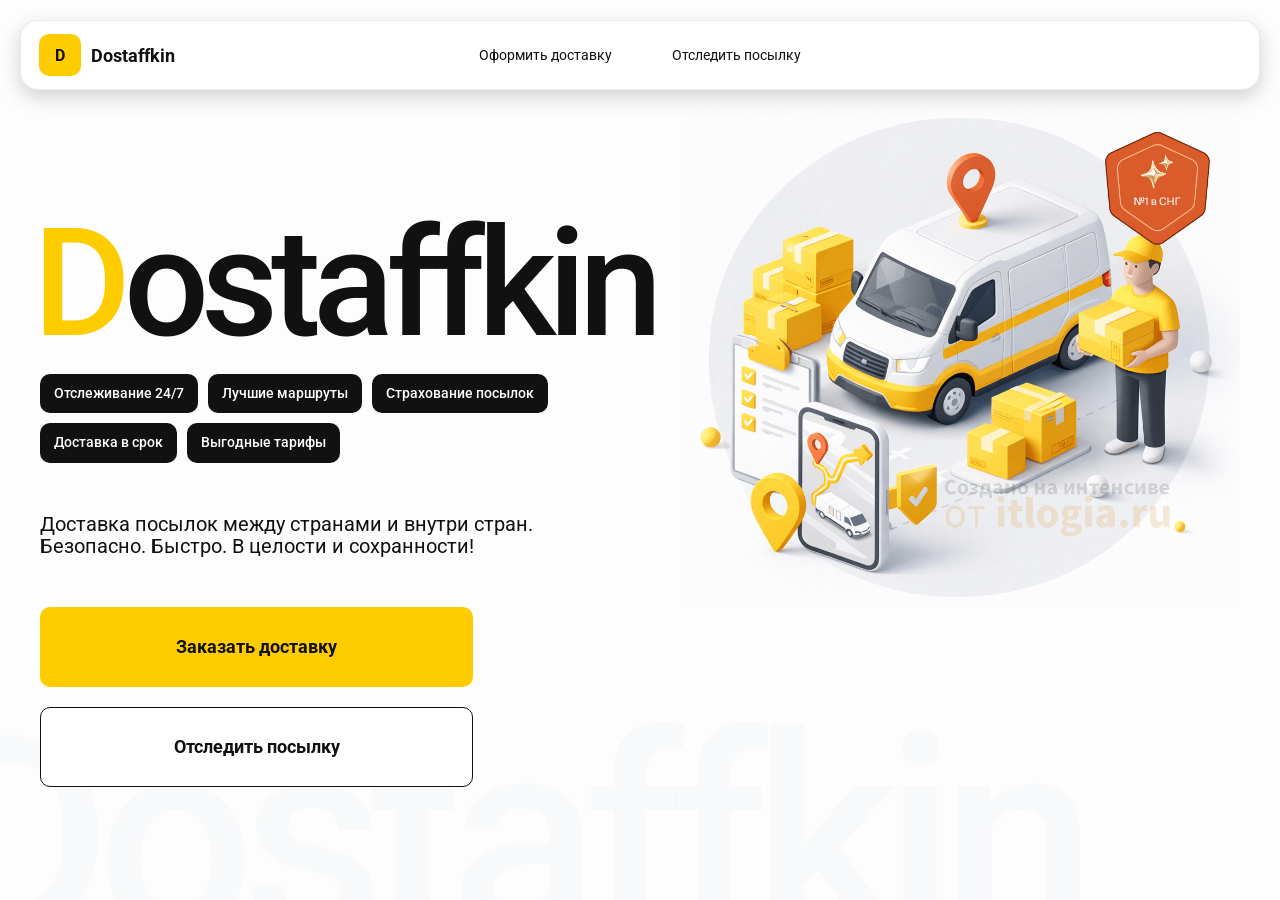
<file: index.html>
<!DOCTYPE html>
<html lang="ru">

<head>
    <meta charset="utf-8" />
    <meta name="viewport" content="width=device-width,initial-scale=1,maximum-scale=1,user-scalable=0" />
    <title>Dostaffkin — Доставка посылок между странами и внутри стран. Безопасно. Быстро. В целости и сохранности!
    </title>
    <link rel="stylesheet" href="styles/base.css" />
    <link rel="stylesheet" href="styles/base_adaptive.css" />
    <link rel="stylesheet" href="styles/index.css" />
    <link rel="stylesheet" href="styles/index_adaptive.css" />
    <!-- <link rel="stylesheet" href="styles/style.css" /> -->
</head>

<body>
    <div class="container">
        <header class="header">
            <a class="header-brand" href="#">
                <div class="header-logo">D</div>
                <div class="header-title">Dostaffkin</div>
            </a>
            <nav class="header-menu">
                <a class="header-link" href="./order.html">Оформить <span>доставку</span></a>
                <a class="header-link" href="./track.html">Отследить <span>посылку</span></a>
            </nav>
        </header>
        <main class="main">
            <section class="main-info">
                <div class="main-title">
                    <span>D</span>ostaffkin
                </div>
                <div class="main-features">
                    <div class="main-feature">Отслеживание 24/7</div>
                    <div class="main-feature">Лучшие маршруты</div>
                    <div class="main-feature">Страхование посылок</div>
                    <div class="main-feature">Доставка в срок</div>
                    <div class="main-feature">Выгодные тарифы</div>
                </div>
                <div class="main-description">
                    Доставка посылок между странами и внутри стран.
                    Безопасно. Быстро. В целости и сохранности!
                </div>
                <div class="main-actions">
                    <a class="button" type="button" href="./order.html">Заказать доставку</a>
                    <a class="button button-white" type="button" href="./track.html">Отследить посылку</a>
                </div>
            </section>
            <div class="main-title-ghost">Dostaffkin</div>
            <section class="main-image">
                <img src="images/main-image.png" alt="Main image" />
            </section>
        </main>
    </div>
    <!-- <h1 class="header-menu">QWERTY</h1> -->
</body>

</html>
</file>
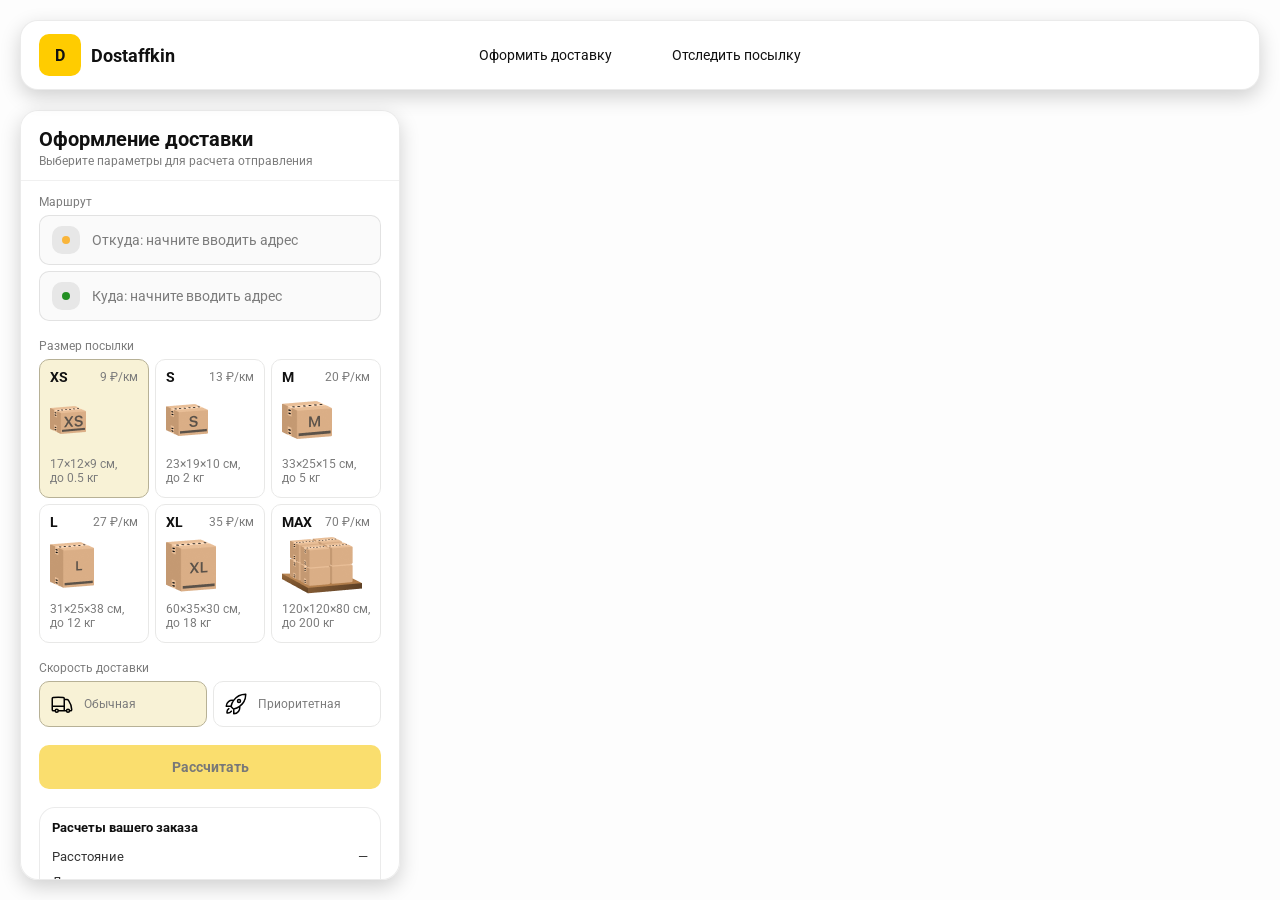
<file: order.html>
<!doctype html>
<html lang="ru">

<head>
    <meta charset="utf-8" />
    <meta name="viewport" content="width=device-width,initial-scale=1,maximum-scale=1,user-scalable=0" />
    <title>Оформление доставки</title>

    <link rel="stylesheet" href="styles/base.css" />
    <link rel="stylesheet" href="styles/base_adaptive.css" />

    <link rel="stylesheet" href="styles/order.css" />
    <link rel="stylesheet" href="styles/order_adaptive.css" />
    <!-- <link rel="stylesheet" href="styles/style.css" /> -->
     <script src="https://api-maps.yandex.ru/2.1/?lang=ru_RU&apikey=8ea918c0-7304-477e-ad2a-5f1e26679026&suggest_apikey=2200cacd-591f-41cb-b3ec-995d50db87df" type="text/javascript"></script>
</head>

<body>
    <div id="map"></div>
    <header class="header">
        <a class="header-brand" href="./index.html">
            <div class="header-logo">D</div>
            <div class="header-title">Dostaffkin</div>
        </a>
        <nav class="header-menu">
            <a class="header-link" href="#">Оформить <span>доставку</span></a>
            <a class="header-link" href="./track.html">Отследить <span>посылку</span></a>
        </nav>
    </header>
    <aside class="main" id="sidebar">
        <div class="main-header">
            <div class="main-title">Оформление доставки</div>
            <div class="main-text">Выберите параметры для расчета отправления</div>
        </div>
        <div class="main-content">
            <div class="main-route">
                <div class="main-block-title">Маршрут</div>
                <div class="main-fields">
                    <div class="main-field" id="fromField">
                        <div class="main-pin"></div>
                        <input id="from" placeholder="Откуда: начните вводить адрес" autocomplete="off" />
                        <div class="main-ac" id="fromAc" role="listbox" aria-label="Подсказки адресов"></div>
                    </div>

                    <div class="main-field" id="toField">
                        <div class="main-pin"></div>
                        <input id="to" placeholder="Куда: начните вводить адрес" autocomplete="off" />
                        <div class="main-ac" id="toAc" role="listbox" aria-label="Подсказки адресов"></div>
                    </div>
                </div>
            </div>
            <div class="main-package">
                <div class="main-block-title">Размер посылки</div>

                <div class="main-sizes">
                    <div class="main-size-card is-active" data-value="xs">
                        <div class="main-size-top">
                            <div class="main-size-label">XS</div>
                            <div class="main-size-rate">9 ₽/км</div>
                        </div>
                        <div class="main-size-media">
                            <img src="images/sizes/xs.png" alt="Короб XS" />
                        </div>
                        <div class="main-size-description">17×12×9 см,<br>до 0.5 кг</div>
                    </div>

                    <div class="main-size-card" data-value="s">
                        <div class="main-size-top">
                            <div class="main-size-label">S</div>
                            <div class="main-size-rate">13 ₽/км</div>
                        </div>
                        <div class="main-size-media">
                            <img src="images/sizes/s.png" alt="Короб S" />
                        </div>
                        <div class="main-size-description">23×19×10 см,<br>до 2 кг</div>
                    </div>

                    <div class="main-size-card" data-value="m">
                        <div class="main-size-top">
                            <div class="main-size-label">M</div>
                            <div class="main-size-rate">20 ₽/км</div>
                        </div>
                        <div class="main-size-media">
                            <img src="images/sizes/m.png" alt="Короб M" />
                        </div>
                        <div class="main-size-description">33×25×15 см,<br>до 5 кг</div>
                    </div>

                    <div class="main-size-card" data-value="l">
                        <div class="main-size-top">
                            <div class="main-size-label">L</div>
                            <div class="main-size-rate">27 ₽/км</div>
                        </div>
                        <div class="main-size-media">
                            <img src="images/sizes/l.png" alt="Короб L" />
                        </div>
                        <div class="main-size-description">31×25×38 см,<br>до 12 кг</div>
                    </div>

                    <div class="main-size-card" data-value="xl">
                        <div class="main-size-top">
                            <div class="main-size-label">XL</div>
                            <div class="main-size-rate">35 ₽/км</div>
                        </div>
                        <div class="main-size-media">
                            <img src="images/sizes/xl.png" alt="Короб XL" />
                        </div>
                        <div class="main-size-description">60×35×30 см,<br>до 18 кг</div>
                    </div>

                    <div class="main-size-card" data-value="max">
                        <div class="main-size-top">
                            <div class="main-size-label">MAX</div>
                            <div class="main-size-rate">70 ₽/км</div>
                        </div>
                        <div class="main-size-media main-size-media-palleta">
                            <img src="images/sizes/max.png" alt="Паллета" />
                        </div>
                        <div class="main-size-description">120×120×80 см,<br>до 200 кг</div>
                    </div>
                </div>
            </div>
            <div class="main-speed">
                <div class="main-block-title">Скорость доставки</div>

                <div class="main-speeds">
                    <div class="main-speed-card is-active" data-value="regular">
                        <img class="main-speed-media" src="images/icons/regular.svg" alt="Regular" />
                        <div class="main-speed-description">Обычная</div>
                    </div>
                    <div class="main-speed-card" data-value="fast">
                        <img class="main-speed-media" src="images/icons/fast.svg" alt="Fast" />
                        <div class="main-speed-description">Приоритетная</div>
                    </div>

                </div>
            </div>
            <div class="main-calculate-block">
                <button id="calc" class="button calculate-button" type="button" disabled>Рассчитать</button>
            </div>
            <div class="main-result" id="result">
                <div class="main-result-title">Расчеты вашего заказа</div>
                <div class="main-result-lines">
                    <div class="main-result-line"><span>Расстояние</span><span id="distanceValue">—</span></div>
                    <div class="main-result-line"><span>Доставим через</span><span id="durationValue">—</span></div>
                    <div class="main-result-line"><span>Тариф</span><span id="rateValue">—</span></div>
                </div>
                <div class="main-price">
                    <div class="main-price-label">Итого</div>
                    <div class="main-price-value" id="totalValue">—</div>
                </div>
            </div>
            <div class="main-order-box">
                <div class="main-order-form" id="orderForm">
                    <div class="main-order-title">Оформление доставки</div>
                    <div class="main-block-info-row">
                        <div class="main-block-title">Контакты</div>
                        <div class="order-fields">
                            <div class="main-field">
                                <input id="customerName" placeholder="Ваше имя" autocomplete="off" />
                            </div>
                            <div class="main-field">
                                <input id="customerPhone" placeholder="Ваш телефон" autocomplete="off"
                                    inputmode="tel" />
                            </div>
                        </div>
                    </div>
                    <div class="main-block-info-row extra-info">
                        <div class="main-block-title">Дополнительная информация</div>
                        <div class="main-field textarea">
                            <textarea id="comment" placeholder="Детали доставки и комментарии"></textarea>
                        </div>
                    </div>
                    <button id="submit" class="button main-submit-request" type="button" disabled>Отправить
                        заявку
                    </button>
                </div>

                <div class="main-order-success" id="orderSuccess">
                    <div class="main-success-icon">✓</div>
                    <div class="main-success-title">Заявка отправлена!</div>
                    <div class="main-success-title">Номер отправления – <span id="orderId"></span></div>
                    <div class="main-success-subtitle">Мы скоро свяжемся с вами</div>
                </div>
            </div>
        </div>
    </aside>
    <!-- <h1 class="header-menu">QWERTY</h1> -->
     <script src="./scripts/order.js"></script>
</body>

</html>
</file>
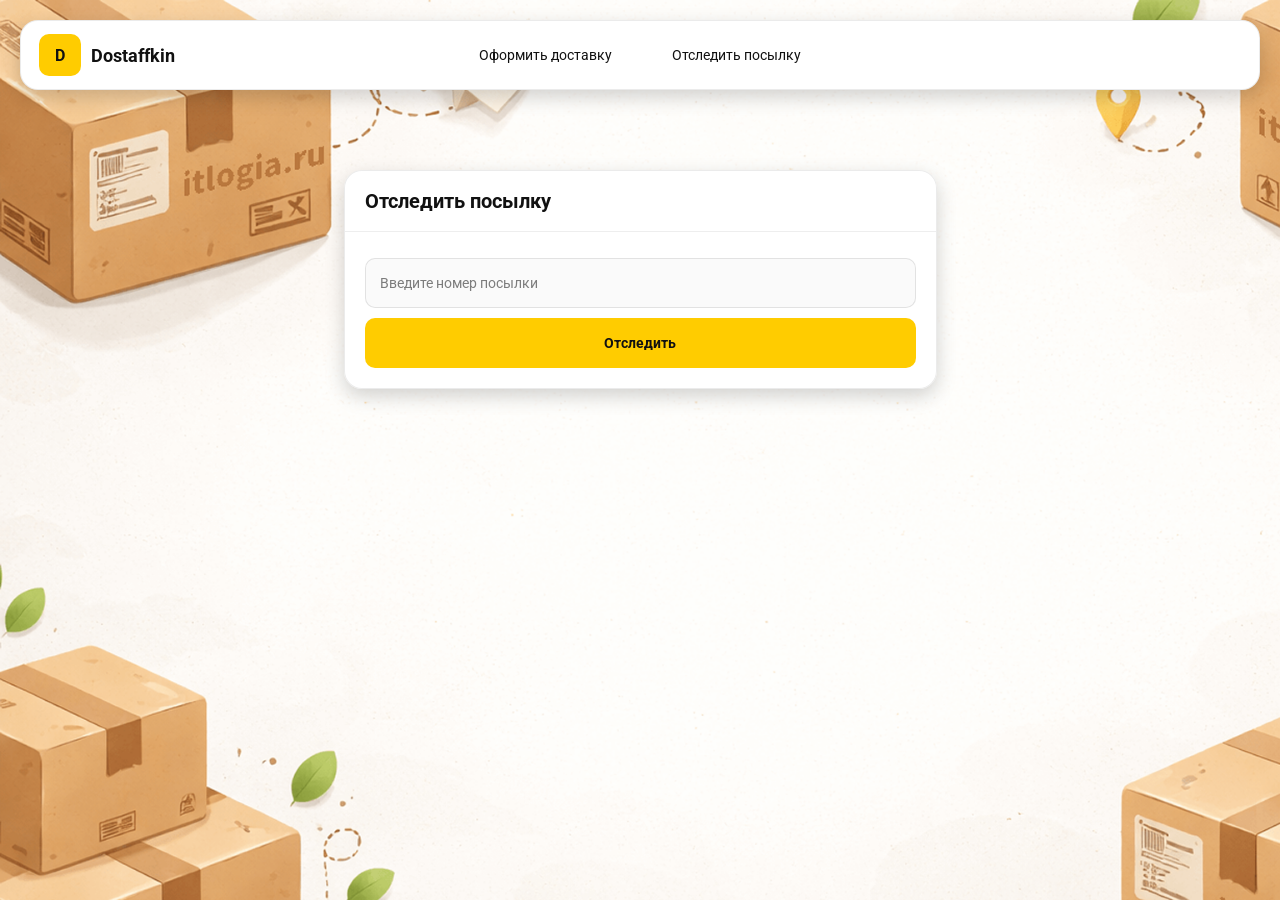
<file: track.html>
<!doctype html>
<html lang="ru">

<head>
    <meta charset="utf-8" />
    <meta name="viewport" content="width=device-width,initial-scale=1,maximum-scale=1,user-scalable=0" />
    <title>Отследить посылку</title>
    <link rel="stylesheet" href="styles/base.css" />
    <link rel="stylesheet" href="styles/base_adaptive.css" />

    <link rel="stylesheet" href="styles/track.css" />
    <link rel="stylesheet" href="styles/track_adaptive.css" />
</head>

<body>
    <div class="container">
        <header class="header">
            <a class="header-brand" href="./index.html">
                <div class="header-logo">D</div>
                <div class="header-title">Dostaffkin</div>
            </a>
            <nav class="header-menu">
                <a class="header-link" href="./order.html">Оформить <span>доставку</span></a>
                <a class="header-link" href="#">Отследить <span>посылку</span></a>
            </nav>
        </header>
        <main class="track-content">
            <section class="track-card track-search">
                <div class="track-title">Отследить посылку</div>
                <div class="track-action">
                    <div class="main-field track-field">
                        <input id="trackNumber" placeholder="Введите номер посылки" autocomplete="off" />
                    </div>
                    <button id="trackButton" class="button track-button" type="button">Отследить</button>
                </div>
            </section>
            <section class="track-card track-result" id="trackResult">
                <div class="track-result-header">
                    <div class="track-id" id="trackIdValue"></div>
                    <div class="track-routes">
                        <div class="track-route">
                            <div class="track-route-pin">
                                <svg xmlns="http://www.w3.org/2000/svg" fill="none" viewBox="0 0 24 24"
                                    stroke-width="1.5" stroke="orange" class="size-6">
                                    <path stroke-linecap="round" stroke-linejoin="round"
                                        d="M15 10.5a3 3 0 1 1-6 0 3 3 0 0 1 6 0Z" />
                                    <path stroke-linecap="round" stroke-linejoin="round"
                                        d="M19.5 10.5c0 7.142-7.5 11.25-7.5 11.25S4.5 17.642 4.5 10.5a7.5 7.5 0 1 1 15 0Z" />
                                </svg>
                            </div>
                            <div class="track-route-address" id="trackFromValue">
                                Откуда: Москва, улица Арбат, 1
                            </div>
                        </div>
                        <div class="track-route track-route-arrow">
                            <svg xmlns="http://www.w3.org/2000/svg" fill="none" viewBox="0 0 24 24" stroke-width="1.5"
                                stroke="currentColor" class="size-6">
                                <path stroke-linecap="round" stroke-linejoin="round"
                                    d="M19.5 13.5 12 21m0 0-7.5-7.5M12 21V3" />
                            </svg>
                        </div>
                        <div class="track-route">
                            <div class="track-route-pin">
                                <svg xmlns="http://www.w3.org/2000/svg" fill="none" viewBox="0 0 24 24"
                                    stroke-width="1.5" stroke="green" class="size-6">
                                    <path stroke-linecap="round" stroke-linejoin="round"
                                        d="M15 10.5a3 3 0 1 1-6 0 3 3 0 0 1 6 0Z" />
                                    <path stroke-linecap="round" stroke-linejoin="round"
                                        d="M19.5 10.5c0 7.142-7.5 11.25-7.5 11.25S4.5 17.642 4.5 10.5a7.5 7.5 0 1 1 15 0Z" />
                                </svg>
                            </div>
                            <div class="track-route-address" id="trackToValue">
                                Куда: Минск, проспект Независимости, 58
                            </div>
                        </div>
                    </div>
                </div>
                <div class="track-info">
                    <div class="track-status-title">Статус данной посылки:</div>
                    <div class="track-status-list" id="trackStatusList">

<!-- 
                        <div class="track-status created">
                            <img src="images/icons/created.svg" class="track-status-icon" alt="Created">
                            <div class="track-status-text">
                                <div class="track-status-text-state">Создан</div>
                                <div class="track-status-text-date">10.01.2026</div>
                            </div>
                        </div>

                        <div class="track-status in-way">
                            <img src="images/icons/in-way.svg" class="track-status-icon" alt="In way">
                            <div class="track-status-text">
                                <div class="track-status-text-state">В пути: Москва</div>
                                <div class="track-status-text-date">18.01.2026</div>
                            </div>
                        </div>

                        <div class="track-status ready">
                            <img src="images/icons/ready.svg" class="track-status-icon" alt="Ready">
                            <div class="track-status-text">
                                <div class="track-status-text-state">Готов к выдаче</div>
                                <div class="track-status-text-date">25.01.2026</div>
                            </div>
                        </div>

                        <div class="track-status done">
                            <img src="images/icons/done.svg" class="track-status-icon" alt="Done">
                            <div class="track-status-text">
                                <div class="track-status-text-state">Вручен</div>
                                <div class="track-status-text-date">27.01.2026</div>
                            </div>
                        </div> -->

                    </div>
                </div>
            </section>
        </main>
    </div>
     <script src="./scripts/track.js"></script>
</body>

</html>
</file>
<file: styles/base.css>
*, *::before, *::after {
    box-sizing: border-box;
}

@font-face {
    font-family: "Roboto";
    src: url("../fonts/Roboto-Regular.ttf");
    font-weight: normal;
}

@font-face {
    font-family: "Roboto";
    src: url("../fonts/Roboto-Bold.ttf");
    font-weight: bold;
}

@font-face {
    font-family: "Roboto";
    src: url("../fonts/Roboto-Medium.ttf");
    font-weight: 500;
}

html, body {
    margin: 0;
    color: #111111;
    font-family: "Roboto", sans-serif;
}

body {
    background: #FDFDFD;
}

.header {
    border-radius: 18px;
    box-shadow: 0 7px 20px 0 #0000002E;
    backdrop-filter: blur(10px);
    background: #ffffff;
    left: 20px;
    border: 1px solid rgba(0, 0, 0, 0.08);
    position: fixed;
    right: 20px;
    top: 20px;
    padding: 14px 18px;
    height: 70px;
    display: flex;
    align-items: center;
    z-index: 6;
}

.header-brand {
    display: flex;
    align-items: center;
    text-decoration: none;
    gap: 10px;
}

.header-logo {
    width: 42px;
    height: 42px;
    border-radius: 10px;
    background: #FFCC00;
    display: grid;
    place-items: center;
    font-weight: bold;
    color: #111;
}

.header-title {
    font-size: 18px;
    font-weight: bold;
    color: #111111;
    text-decoration: none;
}

.header-menu {
    display: flex;
    align-items: center;
    gap: 60px;
    margin: 0;
    position: absolute;
    left: 50%;
    transform: translateX(-50%);
}

.header-link {
    font-size: 14px;
    color: #111111;
    text-decoration: none;
}

.button {
    border: 0;
    outline: none;
    height: 44px;
    border-radius: 10px;
    font-size: 14px;
    font-weight: bold;
    cursor: pointer;
    font-family: inherit;
    transition: transform .08s ease, opacity .12s ease;
    background: #ffcc00;
    color: #111111;
    text-align: center;
    text-decoration: none;
}

.button:hover {
    background-color: #E5BC19;
}

.button:disabled {
    cursor: not-allowed;
    background-color: #FADE6E;
    color: #787878;
    transform: none;
}

.button.button-white {
    background: #ffffff;
    border: 1px solid #111111;
}

.button.button-white:hover {
    background: rgb(241 241 241);
}

.main-field {
    display: flex;
    align-items: center;
    margin-top: 6px;
    gap: 10px;
    border: 1px solid #1111111A;
    background: #FAFAFA;
    border-radius: 10px;
    padding: 10px 12px;
    position: relative;
    box-sizing: border-box;
    height: 50px;
}

.main-field.textarea {
    height: auto;
}

.main-pin {
    width: 28px;
    height: 28px;
    border-radius: 10px;
    background: rgba(17, 17, 17, 0.08);
    display: grid;
    place-items: center;
    flex: 0 0 auto;
    position: relative;
}

.main-pin::before {
    content: "";
    width: 8px;
    height: 8px;
    border-radius: 999px;
    background: orange;
    opacity: .75;
    display: block;
}

.main-field:last-child .main-pin::before {
    background: green;
    opacity: .85;
}

input, textarea {
    width: 100%;
    border: 0;
    outline: none;
    background: transparent;
    font-size: 14px;
    color: #111111;
    font-family: inherit;
}

textarea {
    resize: vertical;
    min-height: 72px;
    padding: 2px 0;
}

input::placeholder, textarea::placeholder {
    color: #7C7C7C;
}

.main-field:focus-within {
    border-color: rgba(0, 0, 0, 0.20);
    box-shadow: 0 0 0 4px rgba(255, 204, 0, 0.35);
    background: rgba(255, 255, 255, 0.75);
}
</file>
<file: styles/base_adaptive.css>
@media (max-width: 767px) {
    .header {
        left: 10px;
        right: 10px;
        top: 10px;
    }

    .header-link span {
        display: none;
    }

    .header-menu {
        gap: 20px;
        justify-content: flex-start;
        margin: 0 0 0 30px;
        position: static;
        transform: none;
    }
}

@media (max-width: 420px) {
    .header-title {
        display: none;
    }
}

@media (max-width: 374px) {
    .header-menu {
        gap: 10px;
        margin: 0 0 0 10px;
    }
}
</file>
<file: styles/index.css>
.container {
    overflow: hidden;
    min-height: 100vh;
}

.main {
    padding: 111px 40px 40px;
    position: relative;
    display: flex;
}

.main-info {
    max-width: 840px;
    width: 100%;
    position: relative;
}

.main-title {
    margin-top: 98px;
    font-weight: 500;
    font-size: 200px;
    line-height: 1;
    letter-spacing: -0.05em;
    color: #111111;
    left: -15px;
    position: relative;
}

.main-title span {
    color: #ffcc00;
}

.main-features {
    margin-top: 15px;
    display: flex;
    flex-wrap: wrap;
    gap: 10px;
}

.main-feature {
    background: #111111;
    color: #ffffff;
    padding: 12px 14px;
    font-weight: 500;
    font-size: 14px;
    line-height: 1.1;
    border-radius: 10px;
}

.main-description {
    margin-top: 50px;
    max-width: 500px;
    font-size: 20px;
    line-height: 1.1;
    color: #111111;
}

.main-actions {
    margin-top: 50px;
    display: flex;
    flex-direction: column;
    gap: 20px;
}

.main-actions .button {
    height: 80px;
    width: 433px;
    font-size: 18px;
    font-weight: bold;
    place-items: center;
    display: grid;
}

.main-title-ghost {
    position: absolute;
    z-index: -1;
    left: -70px;
    bottom: -150px;
    font-weight: 500;
    font-size: 278px;
    line-height: 1;
    letter-spacing: -0.05em;
    color: #ECEDF04D;
}

.main-image {
    width: 1024px;
    top: 100px;
    z-index: -2;
}

.main-image img {
    width: 100%;
    max-width: 1024px;
    height: auto;
    display: block;
}
</file>
<file: styles/index_adaptive.css>
@media (max-width: 1760px) {
    .main-title {
        font-size: 150px;
        left: -7px;
    }

    .main-info {
        max-width: 640px;
    }
}

@media (max-width: 1200px) {
    .main-info {
        max-width: 540px;
    }

    .main {
        padding: 111px 20px 20px;
    }

    .main-title {
        font-size: 120px;
        left: -4px;
    }

    .main-title-ghost {
        font-size: 220px;
    }
}

@media (max-width: 1024px) {
    .main-title {
        margin-top: 30px;
    }

    .main {
        flex-direction: column-reverse;
    }

    .main-image {
        max-width: 350px;
        position: absolute;
        left: 370px;
        top: 370px;
    }

    .main-info {
        max-width: 100%;
    }

    .main-actions {
        gap: 10px;
    }

    .main-actions .button {
        height: 50px;
        font-size: 14px;
        width: auto;
        max-width: 300px;
    }

    .main-description {
        max-width: 350px;
    }
}

@media (max-width: 570px) {
    .main-title {
        font-size: 88px;
    }

    .main-description {
        max-width: 100%
    }

    .main-actions {
       width: 100%;
    }

    .main-actions .button {
        width: 100%;
        max-width: 100%
    }

    .main-image {
        max-width: 650px;
        position: absolute;
        left: 170px;
        top: 70px;
        opacity: 0.2;
    }
}

@media (max-width: 400px) {
    .main-title {
        font-size: 70px;
    }
}
</file>
<file: styles/style.css>
h1 {
    color: green;
}
</file>
<file: styles/order.css>
#map {
    /* background-image: url("../images/order-bg.png");
    background-size: cover; */
    position: fixed;
    inset: 0;
}

.main {
    border-radius: 18px;
    box-shadow: 0 7px 20px 0 #0000002E;
    backdrop-filter: blur(10px);
    background: rgba(255, 255, 255, 0.96);
    left: 20px;
    border: 1px solid rgba(0, 0, 0, 0.08);
    position: fixed;
    top: 110px;
    bottom: 20px;
    width: 380px;
    display: flex;
    flex-direction: column;
    overflow: hidden;
    z-index: 5;
}

.main-header {
    padding: 18px 18px 12px 18px;
    border-bottom: 1px solid rgba(0, 0, 0, 0.06);
    display: flex;
    flex-direction: column;
}

.main-title {
    font-size: 20px;
    line-height: 100%;
    font-weight: bold;
}

.main-text {
    font-size: 12px;
    margin-top: 5px;
    color: #7C7C7C;
}

.main-content {
    padding: 14px 18px 18px 18px;
    overflow: auto;
    scrollbar-width: none;
    display: flex;
    flex-direction: column;
    gap: 18px;
    flex: 1;
}

.main-block-title {
    font-size: 12px;
    color: #7C7C7C;
}

.main-route .main-block-title,
.main-package .main-block-title {
    margin-bottom: 6px;
}

.main-sizes {
    display: grid;
    gap: 6px;
    grid-template-columns: repeat(3, 1fr);
}

.main-size-card {
    border: 1px solid #E8E8E7;
    background: #FFFFFF;
    border-radius: 10px;
    padding: 10px;
    cursor: pointer;
    user-select: none;
    transition: transform .08s ease, border-color .12s ease, background .12s ease;
    min-height: 139px;
}

.main-size-card:hover {
    transform: translateY(-1px);
}

.main-size-card.is-active {
    background-color: #F8F2D6;
    border-color: #B7B196;
}

.main-size-top {
    display: flex;
    align-items: center;
    justify-content: space-between;
}

.main-size-label {
    font-weight: bold;
    font-size: 14px;
    color: #111111;
    line-height: 100%;
}

.main-size-rate {
    font-size: 12px;
    color: #7C7C7C;
    line-height: 100%;
}

.main-size-media {
    margin-top: 8px;
    height: 57px;
}

.main-size-description {
    margin-top: 8px;
    font-size: 12px;
    color: #7C7C7C;
    line-height: 1.2;
}

.calculate-button {
    width: 100%;
}

.main-result {
    border: 1px solid rgba(0, 0, 0, 0.08);
    background: rgba(255, 255, 255, 0.75);
    border-radius: 16px;
    padding: 12px;
    line-height: 1.25;
}

.main-result-title {
    font-weight: bold;
    font-size: 13px;
    color: #111111;
    margin-bottom: 13px;
}

.main-result-lines {
    gap: 8px;
    display: flex;
    flex-direction: column;
}

.main-result-line {
    font-size: 13px;
    color: rgba(17, 17, 17, 0.85);
    display: flex;
    justify-content: space-between;
}

.main-price {
    margin-top: 18px;
    padding-top: 10px;
    border-top: 1px dashed rgba(0, 0, 0, 0.12);
    display: flex;
    align-items: baseline;
    justify-content: space-between;
}

.main-price-label {
    font-size: 12px;
    color: rgba(17, 17, 17, 0.55);
}

.main-price-value {
    font-size: 20px;
    font-weight: bold;
    color: #111111;
    letter-spacing: -0.3px;
}

.main-order-box {
    background: #ffffff;
    border: 1px solid #E8E8E7;
    border-radius: 10px;
    padding: 12px;
}

.main-order-title {
    margin-bottom: 8px;
    font-weight: bold;
    font-size: 14px;
    color: #111111;
}

.main-block-info {
    display: flex;
    flex-direction: column;
    gap: 6px;
}

.order-fields {
    display: grid;
    grid-template-columns: 1fr 1fr;
    column-gap: 10px;
    margin-top: 6px;
}

.main-block-info-row.extra-info {
    display: block;
    margin-top: 13px;
}

.main-submit-request {
    width: 100%;
    margin-top: 6px;
}

.main-order-success {
    display: none;
    text-align: center;
    padding: 22px 12px;
    gap: 12px;
}

.main-order-success.is-visible {
    display: flex;
    flex-direction: column;
    align-items: center;
}

.main-success-icon {
    width: 56px;
    height: 56px;
    border-radius: 50%;
    background: #16a34a;
    color: #ffffff;
    display: grid;
    place-items: center;
    font-size: 30px;
}

.main-success-title {
    font-size: 14px;
    font-weight: bold;
    color: #111111;
}

.main-success-subtitle {
    font-size: 12px;
    color: rgba(17, 17, 17, 0.55);
    line-height: 1.3;
}

.main-speed .main-block-title {
    margin-bottom: 6px;
}

.main-speeds {
    display: grid;
    gap: 6px;
    grid-template-columns: repeat(2, 1fr);
}

.main-speed-card {
    border: 1px solid #E8E8E7;
    background: #FFFFFF;
    border-radius: 10px;
    padding: 10px;
    cursor: pointer;
    user-select: none;
    transition: transform .08s ease, border-color .12s ease, background .12s ease;
    display: flex;
    align-items: center;
    gap: 10px;
}

.main-speed-card:hover {
    transform: translateY(-1px);
}

.main-speed-card.is-active {
    background-color: #F8F2D6;
    border-color: #B7B196;
}

.main-speed-description {
    font-size: 12px;
    color: #7C7C7C;
    line-height: 1.2;
}
</file>
<file: styles/order_adaptive.css>
@media (max-width: 767px) {
    .main {
        left: 10px;
        right: 10px;
        top: 50%;
        bottom: 12px;
        width: auto;
        max-width: none;
    }
}

@media (max-width: 420px) {
    .main-sizes {
        grid-template-columns: repeat(2, 1fr);
    }
}
</file>
<file: styles/track.css>
.container {
    background: #F4F4F4 url("../images/track-bg.png");
    background-size: cover;
    min-height: 100vh;
    padding: 170px 0 50px 0;
}

.track-content {
    width: 593px;
    margin: 0 auto;
}

.track-card {
    width: 100%;
    border-radius: 18px;
    box-shadow: 0 7px 20px 0 #0000002E;
    backdrop-filter: blur(10px);
    background: rgba(255, 255, 255, 0.96);
    border: 1px solid rgba(0, 0, 0, 0.08);
}

.track-title {
    font-size: 20px;
    line-height: 100%;
    font-weight: bold;
    border-bottom: 1px solid #EEEEEE;
    padding: 20px;
}

.track-action {
    padding: 20px;
}

.track-button {
    width: 100%;
    height: 50px;
}

.track-field {
    margin-bottom: 10px;
}

.track-result {
    margin-top: 5px;
    display: none;
}

.track-result.is-visible {
    display: block;
}

.track-result-header {
    font-weight: bold;
    font-size: 14px;
    color: #111111;
    padding: 20px;
    border-bottom: 1px solid #EEEEEE;
}

.track-id {
    margin-bottom: 12px;
    font-size: 20px;
}

.track-routes {
    display: flex;
    flex-direction: column;
    gap: 10px;
    font-weight: normal;
}

.track-route {
    display: flex;
    align-items: center;
    gap: 10px;
}

.track-route-pin {
    width: 24px;
    height: 24px;
    flex-shrink: 0;
}

.track-route-arrow {
    padding: 15px 0;
    width: 24px;
    height: 24px;
}

.track-info {
    padding: 20px;
}

.track-status {
    display: flex;
    align-items: center;
    font-size: 12px;
    gap: 10px;
}

.track-status-title {
    font-size: 14px;
    color: #111111;
    margin-bottom: 20px;
}

.track-status-list {
    display: flex;
    flex-direction: column;
    gap: 15px;
}

.track-status-icon {
    width: 40px;
    height: 40px;
    border-radius: 50%;
    background: rgba(17, 17, 17, 0.08);
    display: grid;
    place-items: center;
    flex: 0 0 auto;
}

.track-status.created .track-status-icon {
    background-color: #F1CB00;
}

.track-status.in-way .track-status-icon {
    background-color: #F08A11;
}

.track-status.ready .track-status-icon {
    background-color: #A35D0A;
}

.track-status.done .track-status-icon {
    background-color: #37C93B;
}

.track-status-text {
    display: flex;
    align-items: center;
    justify-content: space-between;
    color: #111111;
    font-size: 12px;
    flex: 1;
}

.track-status-date {
    color: rgba(17, 17, 17, 0.55);
}
</file>
<file: styles/track_adaptive.css>
@media (max-width: 767px) {
    .container {
        padding: 130px 0 50px 0;
    }

    .track-content {
        width: 100%;
        padding-left: 10px;
        padding-right: 10px;
    }

    .track-result-header {
        padding: 20px;
    }
}
</file>
